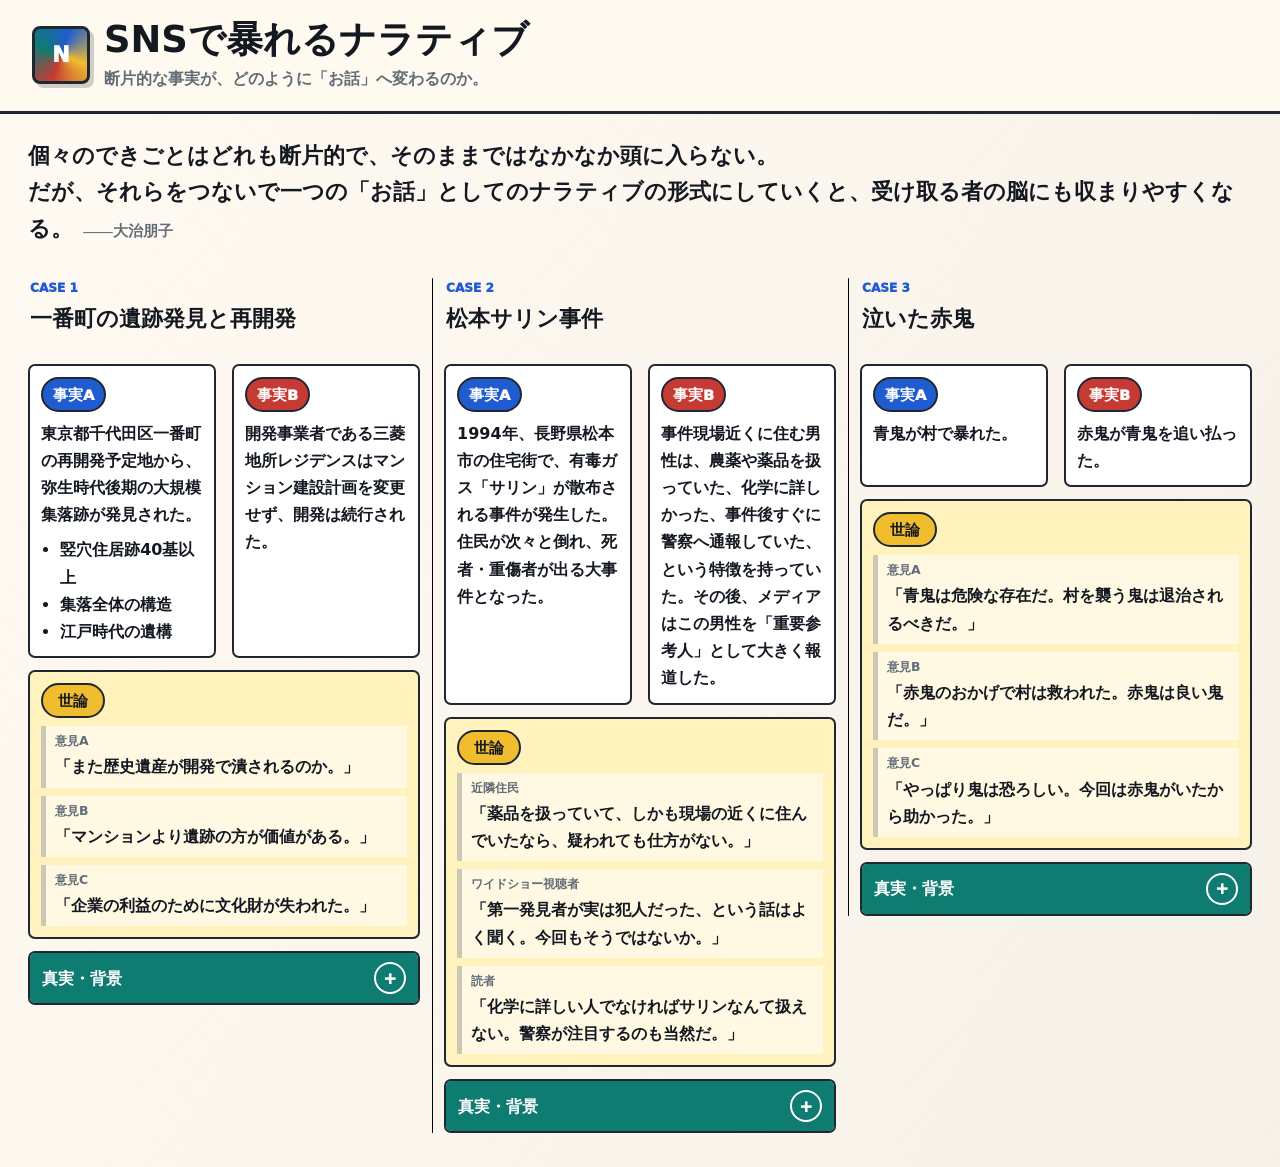
<file: index.html>
<!doctype html>
<html lang="ja">
  <head>
    <meta charset="UTF-8" />
    <meta name="viewport" content="width=device-width, initial-scale=1.0" />
    <title>SNSで暴れるナラティブ</title>
    <link rel="stylesheet" href="./styles.css?v=20260604i" />
  </head>
  <body>
    <header class="site-header">
      <div class="brand-mark" aria-hidden="true">N</div>
      <div>
        <h1>SNSで暴れるナラティブ</h1>
        <p>断片的な事実が、どのように「お話」へ変わるのか。</p>
      </div>
    </header>

    <main>
      <section class="quote-section">
        <blockquote>
          個々のできごとはどれも断片的で、そのままではなかなか頭に入らない。<br />
          だが、それらをつないで一つの「お話」としてのナラティブの形式にしていくと、受け取る者の脳にも収まりやすくなる。<cite>――大治朋子</cite>
        </blockquote>
      </section>

      <section class="case-grid" aria-label="参考資料">
        <article class="case-card">
          <header>
            <p class="case-number">Case 1</p>
            <h2>一番町の遺跡発見と再開発</h2>
          </header>

          <div class="fact-pair">
            <section class="fact-box fact-a">
              <h3>事実A</h3>
              <p>東京都千代田区一番町の再開発予定地から、弥生時代後期の大規模集落跡が発見された。</p>
              <ul class="fact-list">
                <li>竪穴住居跡40基以上</li>
                <li>集落全体の構造</li>
                <li>江戸時代の遺構</li>
              </ul>
            </section>
            <section class="fact-box fact-b">
              <h3>事実B</h3>
              <p>開発事業者である三菱地所レジデンスはマンション建設計画を変更せず、開発は続行された。</p>
            </section>
          </div>

          <section class="public-view">
            <h3>世論</h3>
            <ul class="persona-list">
              <li><b>意見A</b><span>「また歴史遺産が開発で潰されるのか。」</span></li>
              <li><b>意見B</b><span>「マンションより遺跡の方が価値がある。」</span></li>
              <li><b>意見C</b><span>「企業の利益のために文化財が失われた。」</span></li>
            </ul>
          </section>

          <details class="truth-panel">
            <summary>真実・背景</summary>
            <p>事業者は発掘調査や記録保存を行い、見学会などを通じて成果を公開していた。また、日本では遺跡が見つかった場合でも、詳細な調査・記録を行ったうえで開発を進める「記録保存」が広く採用されている。さらに、遺跡を現地保存するには多額の費用と継続的な管理が必要だが、その負担を国が全面的に引き受ける仕組みはなく、多くの場合は土地所有者や開発事業者が負担することになる。今回の土地もすでに売買や開発計画が進んでおり、保存を選択した場合には誰が費用を負担するのかという課題もあった。</p>
          </details>
        </article>

        <article class="case-card">
          <header>
            <p class="case-number">Case 2</p>
            <h2>松本サリン事件</h2>
          </header>

          <div class="fact-pair">
            <section class="fact-box fact-a">
              <h3>事実A</h3>
              <p>1994年、長野県松本市の住宅街で、有毒ガス「サリン」が散布される事件が発生した。住民が次々と倒れ、死者・重傷者が出る大事件となった。</p>
            </section>
            <section class="fact-box fact-b">
              <h3>事実B</h3>
              <p>事件現場近くに住む男性は、農薬や薬品を扱っていた、化学に詳しかった、事件後すぐに警察へ通報していた、という特徴を持っていた。その後、メディアはこの男性を「重要参考人」として大きく報道した。</p>
            </section>
          </div>

          <section class="public-view">
            <h3>世論</h3>
            <ul class="persona-list">
              <li><b>近隣住民</b><span>「薬品を扱っていて、しかも現場の近くに住んでいたなら、疑われても仕方がない。」</span></li>
              <li><b>ワイドショー視聴者</b><span>「第一発見者が実は犯人だった、という話はよく聞く。今回もそうではないか。」</span></li>
              <li><b>読者</b><span>「化学に詳しい人でなければサリンなんて扱えない。警察が注目するのも当然だ。」</span></li>
            </ul>
          </section>

          <details class="truth-panel">
            <summary>真実・背景</summary>
            <p>その男性・河野義行氏は、サリンの被害者であり第一通報者であって、犯人ではなかった。実際の犯人はオウム真理教だった。</p>
          </details>
        </article>

        <article class="case-card">
          <header>
            <p class="case-number">Case 3</p>
            <h2>泣いた赤鬼</h2>
          </header>

          <div class="fact-pair">
            <section class="fact-box fact-a">
              <h3>事実A</h3>
              <p>青鬼が村で暴れた。</p>
            </section>
            <section class="fact-box fact-b">
              <h3>事実B</h3>
              <p>赤鬼が青鬼を追い払った。</p>
            </section>
          </div>

          <section class="public-view">
            <h3>世論</h3>
            <ul class="persona-list">
              <li><b>意見A</b><span>「青鬼は危険な存在だ。村を襲う鬼は退治されるべきだ。」</span></li>
              <li><b>意見B</b><span>「赤鬼のおかげで村は救われた。赤鬼は良い鬼だ。」</span></li>
              <li><b>意見C</b><span>「やっぱり鬼は恐ろしい。今回は赤鬼がいたから助かった。」</span></li>
            </ul>
          </section>

          <details class="truth-panel">
            <summary>真実・背景</summary>
            <p>山の中に住む赤鬼は、とても心優しい鬼でした。しかし、人間たちは「鬼だから怖い」と決めつけ、誰も近づいてくれません。赤鬼は人間と仲良くなりたいと思い、お菓子やお茶を用意して招待の立て札を立てますが、それでも人々は逃げてしまいます。</p>
            <p>その様子を見た親友の青鬼は、ある作戦を提案します。</p>
            <p>「自分が村で暴れるふりをする。その後で赤鬼が自分を追い払えば、人間たちは赤鬼を信頼するだろう」</p>
            <p>最初は反対した赤鬼でしたが、青鬼に説得され、二人は計画を実行します。青鬼が悪役を演じ、赤鬼が村を救ったように見せることで、村人たちは赤鬼を英雄として受け入れるようになりました。</p>
            <p>その後、赤鬼は人間たちと楽しく暮らせるようになります。しかし、青鬼はあの日以来まったく姿を見せなくなります。不思議に思った赤鬼が青鬼の家を訪ねると、そこには置き手紙が残されていました。</p>
            <p>青鬼は、自分が赤鬼と仲良くしていると、人間たちが再び赤鬼を疑うかもしれないと考え、赤鬼の幸せのために遠くへ去っていたのです。青鬼の深い友情を知った赤鬼は、その場で涙を流します。</p>
          </details>
        </article>
      </section>
    </main>
  </body>
</html>
</file>
<file: styles.css>
:root {
  --ink: #141821;
  --muted: #626c78;
  --paper: #f6f1e8;
  --surface: #fffaf1;
  --line: #202632;
  --blue: #1f5ccf;
  --red: #c53b34;
  --yellow: #efbd2e;
  --green: #0f7c72;
  --shadow: 8px 8px 0 rgba(20, 24, 33, 0.18);
}

* {
  box-sizing: border-box;
}

body {
  margin: 0;
  color: var(--ink);
  font-family: "Yu Gothic UI", "Yu Gothic", Meiryo, system-ui, sans-serif;
  line-height: 1.7;
  background:
    linear-gradient(115deg, rgba(255, 250, 241, 0.95), rgba(246, 241, 232, 0.98)),
    repeating-linear-gradient(45deg, rgba(31, 92, 207, 0.13) 0 2px, transparent 2px 26px),
    repeating-linear-gradient(-45deg, rgba(197, 59, 52, 0.11) 0 2px, transparent 2px 32px);
}

h1,
h2,
h3,
p {
  margin-top: 0;
}

h1 {
  margin-bottom: 4px;
  font-size: clamp(1.45rem, 3vw, 2.3rem);
  line-height: 1.18;
}

h2 {
  margin-bottom: 0;
  font-size: clamp(1.1rem, 1.8vw, 1.35rem);
  line-height: 1.35;
}

h3 {
  margin-bottom: 8px;
  font-size: 0.92rem;
}

.site-header {
  display: flex;
  align-items: center;
  gap: 14px;
  padding: 18px clamp(14px, 3vw, 32px);
  border-bottom: 3px solid var(--line);
  background: rgba(255, 250, 241, 0.96);
}

.site-header p {
  margin-bottom: 0;
  color: var(--muted);
  font-weight: 900;
}

.brand-mark {
  width: 58px;
  height: 58px;
  flex: 0 0 auto;
  display: grid;
  place-items: center;
  border: 3px solid var(--line);
  border-radius: 8px;
  background: conic-gradient(from 20deg, var(--blue), var(--yellow), var(--red), var(--green), var(--blue));
  color: #fff;
  font-size: 1.3rem;
  font-weight: 950;
  box-shadow: 4px 4px 0 rgba(20, 24, 33, 0.2);
}

main {
  max-width: 1500px;
  margin: 0 auto;
  padding: 18px clamp(12px, 2.2vw, 28px) 34px;
}

.quote-section {
  margin-bottom: 16px;
  padding: 6px 0 14px;
}

.kicker,
.case-number {
  margin-bottom: 6px;
  color: var(--blue);
  font-size: 0.76rem;
  font-weight: 950;
  letter-spacing: 0;
  text-transform: uppercase;
}

blockquote {
  margin: 0;
  font-size: clamp(1.05rem, 2vw, 1.35rem);
  font-weight: 900;
  font-family: "Yu Mincho", "Hiragino Mincho ProN", "MS PMincho", serif;
  letter-spacing: 0;
}

cite {
  display: inline;
  margin-left: 0.7em;
  color: var(--muted);
  font-size: 0.92rem;
  font-style: normal;
}

.case-grid {
  display: grid;
  grid-template-columns: repeat(3, minmax(0, 1fr));
  gap: 24px;
  align-items: start;
}

.case-card {
  position: relative;
  display: grid;
  gap: 12px;
  min-width: 0;
  padding: 0;
  background: transparent;
}

.case-card + .case-card::before {
  content: "";
  position: absolute;
  top: 0;
  bottom: 0;
  left: -12px;
  width: 1px;
  border-radius: 999px;
  background: #000;
}

.case-card > header {
  min-height: 74px;
  padding: 0 2px 2px;
}

.fact-pair {
  display: grid;
  grid-template-columns: repeat(2, minmax(0, 1fr));
  gap: 16px;
}

.fact-box,
.public-view,
.truth-panel {
  position: relative;
  z-index: 1;
  border: 2px solid var(--line);
  border-radius: 7px;
  padding: 11px;
  background: #fff;
}

.fact-box h3,
.public-view h3 {
  display: inline-grid;
  min-width: 64px;
  place-items: center;
  border: 2px solid var(--line);
  border-radius: 999px;
  padding: 3px 10px;
  color: #fff;
  font-weight: 950;
}

.fact-a h3 {
  background: var(--blue);
}

.fact-b h3 {
  background: var(--red);
}

.public-view {
  background: #fff2bd;
}

.public-view h3 {
  background: var(--yellow);
  color: var(--ink);
}

.persona-list {
  display: grid;
  gap: 8px;
  margin: 0;
  padding: 0;
  list-style: none;
}

.persona-list li {
  display: grid;
  gap: 4px;
  border-left: 5px solid rgba(20, 24, 33, 0.22);
  padding: 7px 9px;
  background: rgba(255, 255, 255, 0.58);
}

.persona-list b {
  color: var(--muted);
  font-size: 0.78rem;
  line-height: 1.3;
}

.persona-list span {
  font-weight: 850;
}

.fact-box p,
.public-view p,
.truth-panel p {
  margin-bottom: 0;
  font-weight: 800;
}

.truth-panel p + p {
  margin-top: 10px;
}

.fact-list {
  margin: 8px 0 0;
  padding-left: 1.2em;
  font-weight: 800;
}

.truth-panel {
  background: #e7f5f2;
}

.truth-panel summary {
  min-height: 42px;
  display: flex;
  align-items: center;
  justify-content: space-between;
  gap: 12px;
  margin: -11px;
  padding: 9px 12px;
  border-radius: 5px;
  background: var(--green);
  color: #fff;
  font-weight: 950;
  cursor: pointer;
  list-style: none;
}

.truth-panel summary::-webkit-details-marker {
  display: none;
}

.truth-panel summary::after {
  content: "+";
  width: 28px;
  height: 28px;
  display: grid;
  place-items: center;
  border: 2px solid #fff;
  border-radius: 999px;
}

.truth-panel[open] summary {
  margin-bottom: 11px;
}

.truth-panel[open] summary::after {
  content: "-";
}

@media (max-width: 1120px) {
  .case-grid {
    grid-template-columns: 1fr;
  }

  .case-card + .case-card::before {
    display: none;
  }
}

@media (max-width: 680px) {
  .site-header {
    align-items: flex-start;
  }

  .brand-mark {
    width: 50px;
    height: 50px;
  }

  .fact-pair {
    grid-template-columns: 1fr;
  }

}
</file>
